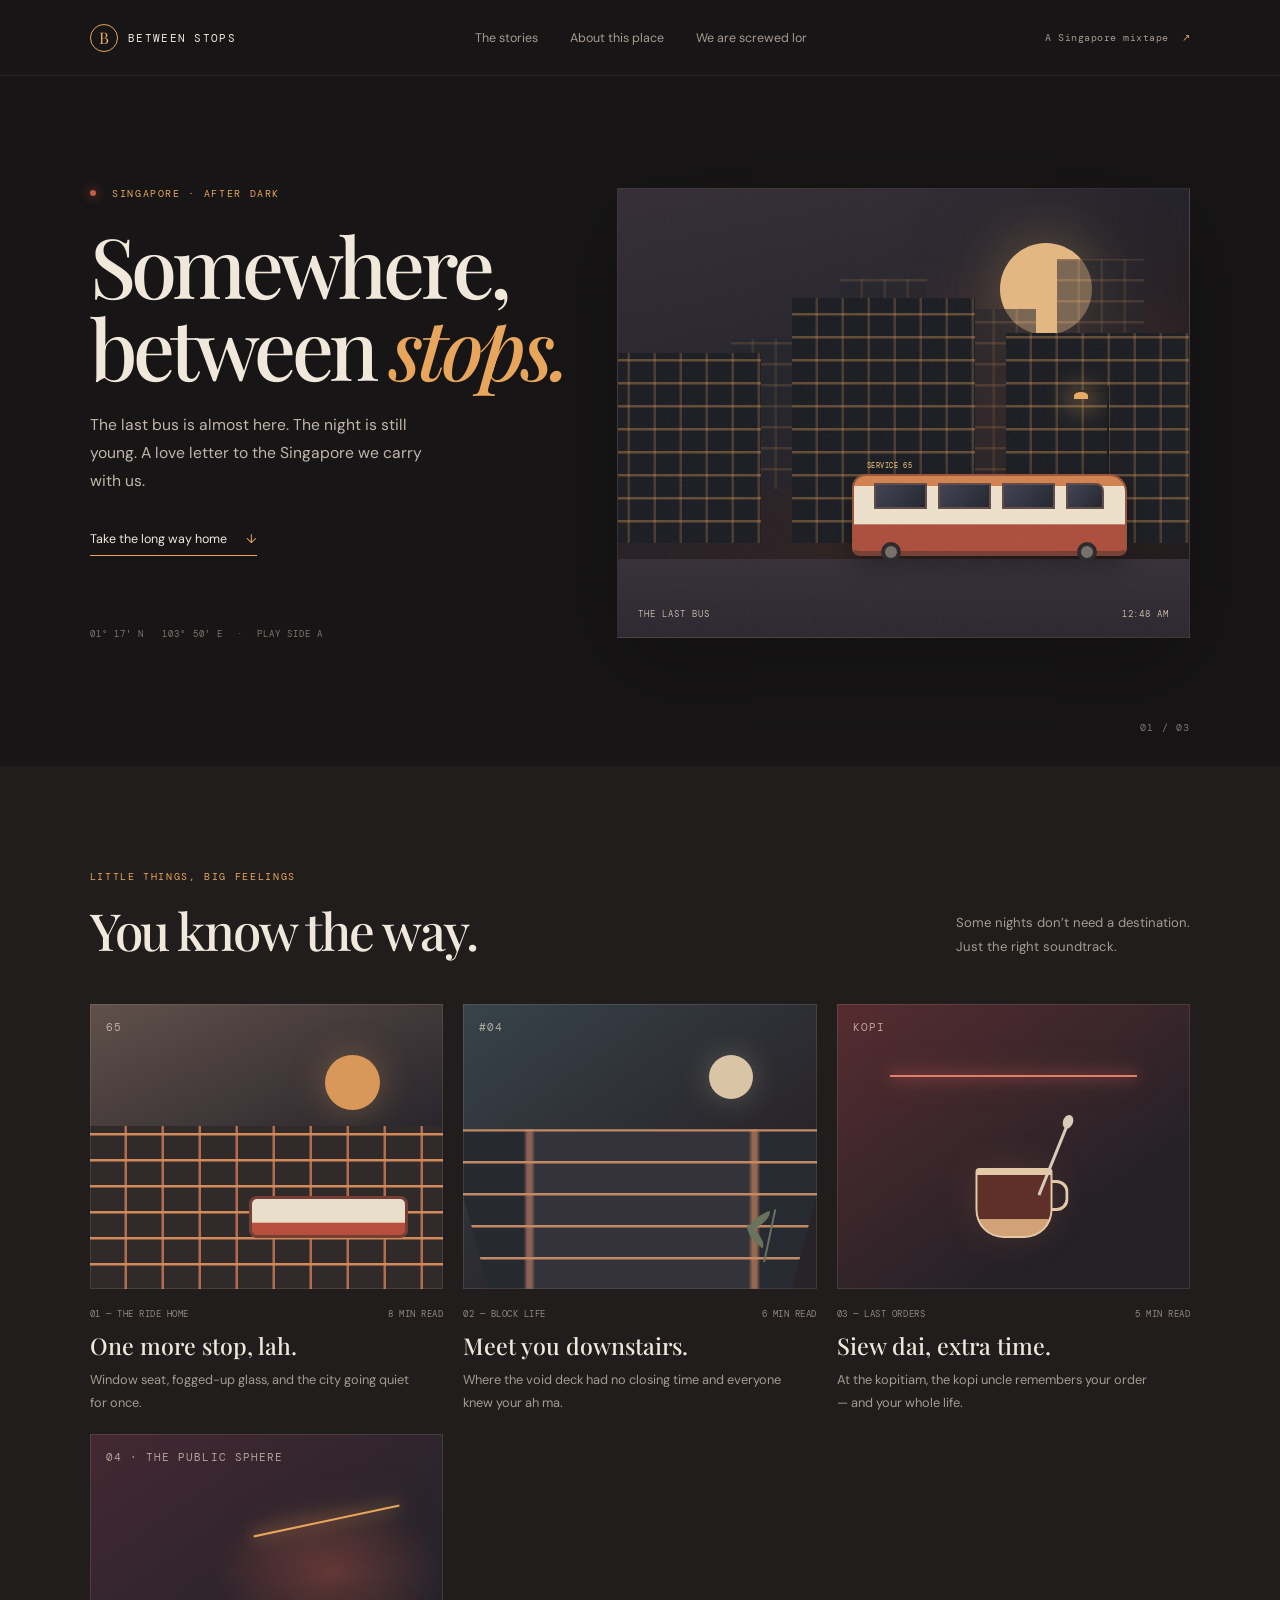
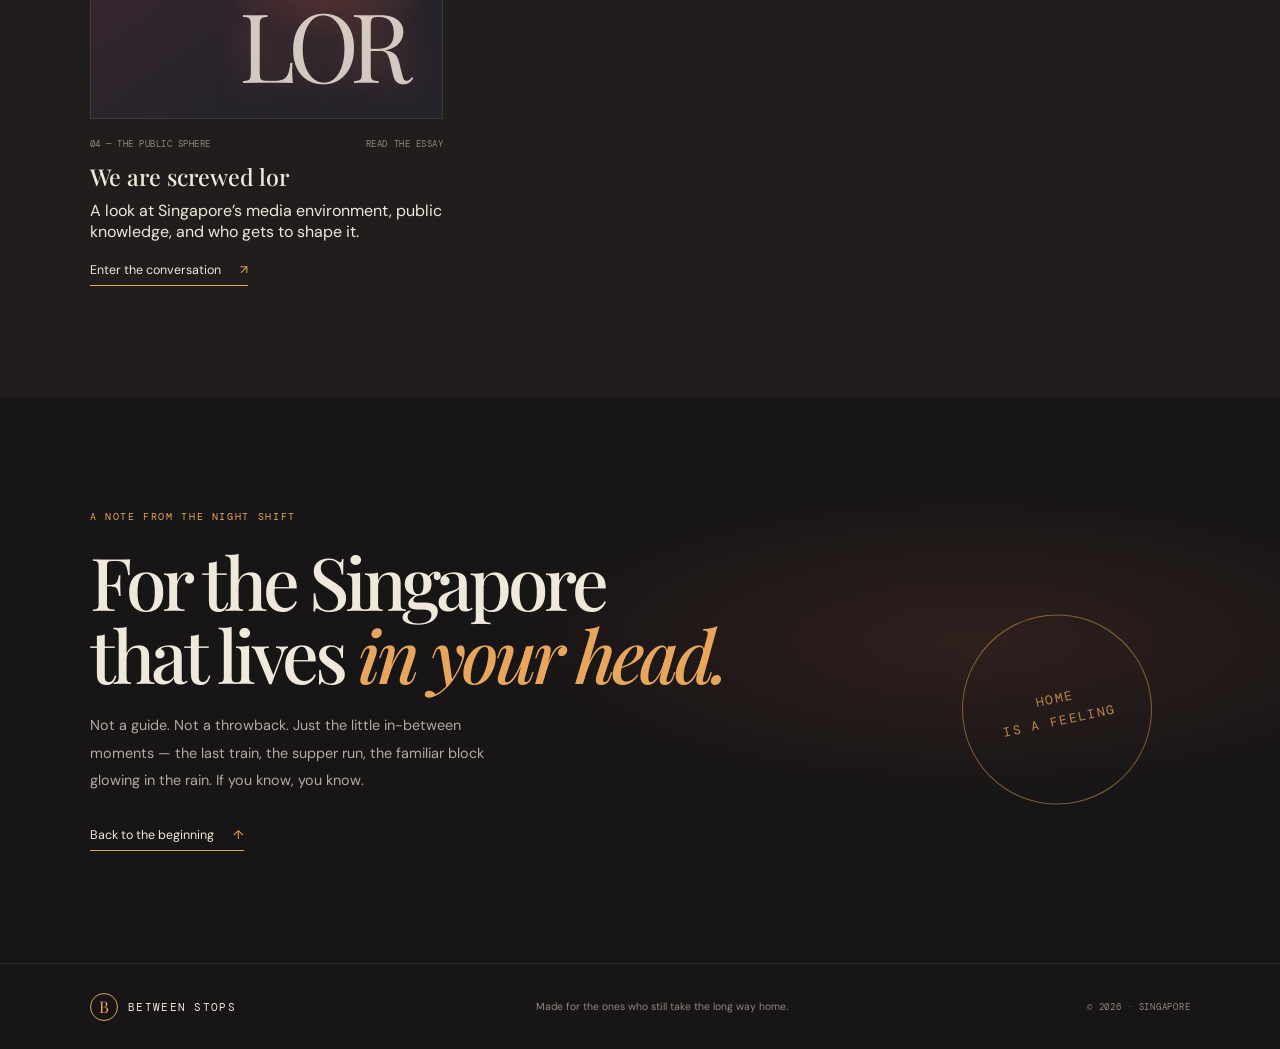
<file: index.html>
<!doctype html>
<html lang="en">
  <head>
    <meta charset="utf-8">
    <meta name="viewport" content="width=device-width, initial-scale=1">
    <meta name="theme-color" content="#171516">
    <meta
      name="description"
      content="A little love letter to the Singapore we grew up in — told in late buses, void decks and kopi-o."
    >
    <title>Between Stops — Singapore, after dark</title>
    <link rel="icon" href="favicon.svg" type="image/svg+xml">
    <link rel="stylesheet" href="style.css">
  </head>
  <body>
    <a class="skip-link" href="#main">Skip to content</a>
    <header class="site-header">
      <a class="wordmark" href="#" aria-label="Between Stops home">
        <span class="wordmark__icon" aria-hidden="true">B</span>
        <span>BETWEEN STOPS</span>
      </a>
      <nav class="site-nav" aria-label="Main navigation">
        <a href="#stories">The stories</a>
        <a href="#about">About this place</a>
        <a href="we-are-screwed-lor.html">We are screwed lor</a>
      </nav>
      <a class="header-note" href="#stories">A Singapore mixtape <span aria-hidden="true">↗</span></a>
    </header>

    <main id="main">
      <section class="hero" aria-labelledby="hero-title">
        <div class="hero__copy">
          <p class="eyebrow"><span class="eyebrow__dot"></span> SINGAPORE · AFTER DARK</p>
          <h1 id="hero-title">Somewhere,<br>between <em>stops.</em></h1>
          <p class="hero__intro">
            The last bus is almost here. The night is still young.
            A love letter to the Singapore we carry with us.
          </p>
          <a class="text-link" href="#stories">Take the long way home <span aria-hidden="true">↓</span></a>
          <p class="hero__caption">01° 17′ N &nbsp; 103° 50′ E <span>·</span> PLAY SIDE A</p>
        </div>

        <div class="night-scene" role="img" aria-label="A quiet Singapore street at night, with an old bus passing HDB blocks beneath a hazy moon">
          <div class="night-scene__grain"></div>
          <div class="moon"></div>
          <div class="skyline skyline--far">
            <span></span><span></span><span></span><span></span>
          </div>
          <div class="skyline skyline--near">
            <span></span><span></span><span></span>
          </div>
          <div class="streetlight"><i></i></div>
          <div class="road"></div>
          <div class="bus">
            <div class="bus__destination">SERVICE 65</div>
            <div class="bus__windows"><i></i><i></i><i></i><i></i></div>
            <div class="bus__wheels"><i></i><i></i></div>
          </div>
          <p class="scene-label"><span>THE LAST BUS</span><span>12:48 AM</span></p>
        </div>

        <div class="hero__index" aria-hidden="true">01 / 03</div>
      </section>

      <section class="stories" id="stories" aria-labelledby="stories-title">
        <div class="section-heading">
          <div>
            <p class="eyebrow">LITTLE THINGS, BIG FEELINGS</p>
            <h2 id="stories-title">You know the way.</h2>
          </div>
          <p>Some nights don’t need a destination.<br>Just the right soundtrack.</p>
        </div>
        <div class="story-grid">
          <article class="story-card story-card--bus">
            <div class="story-card__art" aria-hidden="true">
              <span class="art-sun"></span><span class="art-hdb"></span><span class="art-bus"></span>
              <span class="art-number">65</span>
            </div>
            <div class="story-card__meta"><span>01 — THE RIDE HOME</span><span>8 MIN READ</span></div>
            <h3>One more stop, lah.</h3>
            <p>Window seat, fogged-up glass, and the city going quiet for once.</p>
          </article>
          <article class="story-card story-card--void">
            <div class="story-card__art" aria-hidden="true">
              <span class="art-moon"></span><span class="art-corridor"></span><span class="art-plant"></span>
              <span class="art-number">#04</span>
            </div>
            <div class="story-card__meta"><span>02 — BLOCK LIFE</span><span>6 MIN READ</span></div>
            <h3>Meet you downstairs.</h3>
            <p>Where the void deck had no closing time and everyone knew your ah ma.</p>
          </article>
          <article class="story-card story-card--kopi">
            <div class="story-card__art" aria-hidden="true">
              <span class="art-neon"></span><span class="art-cup"></span><span class="art-spoon"></span>
              <span class="art-number">KOPI</span>
            </div>
            <div class="story-card__meta"><span>03 — LAST ORDERS</span><span>5 MIN READ</span></div>
            <h3>Siew dai, extra time.</h3>
            <p>At the kopitiam, the kopi uncle remembers your order — and your whole life.</p>
          </article>
          <article class="story-card story-card--essay">
            <a class="story-card__link" href="we-are-screwed-lor.html">
              <div class="story-card__art" aria-hidden="true">
                <span class="art-number">04 · THE PUBLIC SPHERE</span>
                <span class="essay-light"></span>
                <span class="essay-word">LOR</span>
              </div>
              <div class="story-card__meta"><span>04 — THE PUBLIC SPHERE</span><span>READ THE ESSAY</span></div>
              <h3>We are screwed lor</h3>
              <p>A look at Singapore’s media environment, public knowledge, and who gets to shape it.</p>
              <span class="text-link">Enter the conversation <span aria-hidden="true">↗</span></span>
            </a>
          </article>
        </div>
      </section>

      <section class="about" id="about" aria-labelledby="about-title">
        <p class="eyebrow">A NOTE FROM THE NIGHT SHIFT</p>
        <h2 id="about-title">For the Singapore<br>that lives <em>in your head.</em></h2>
        <p class="about__copy">
          Not a guide. Not a throwback. Just the little in-between moments —
          the last train, the supper run, the familiar block glowing in the rain.
          If you know, you know.
        </p>
        <a class="text-link" href="#main">Back to the beginning <span aria-hidden="true">↑</span></a>
        <span class="about__stamp" aria-hidden="true">HOME<br>IS A FEELING</span>
      </section>
    </main>

    <footer class="site-footer">
      <a class="wordmark" href="#" aria-label="Between Stops home">
        <span class="wordmark__icon" aria-hidden="true">B</span>
        <span>BETWEEN STOPS</span>
      </a>
      <p>Made for the ones who still take the long way home.</p>
      <span>© 2026 · SINGAPORE</span>
    </footer>
  </body>
</html>
</file>
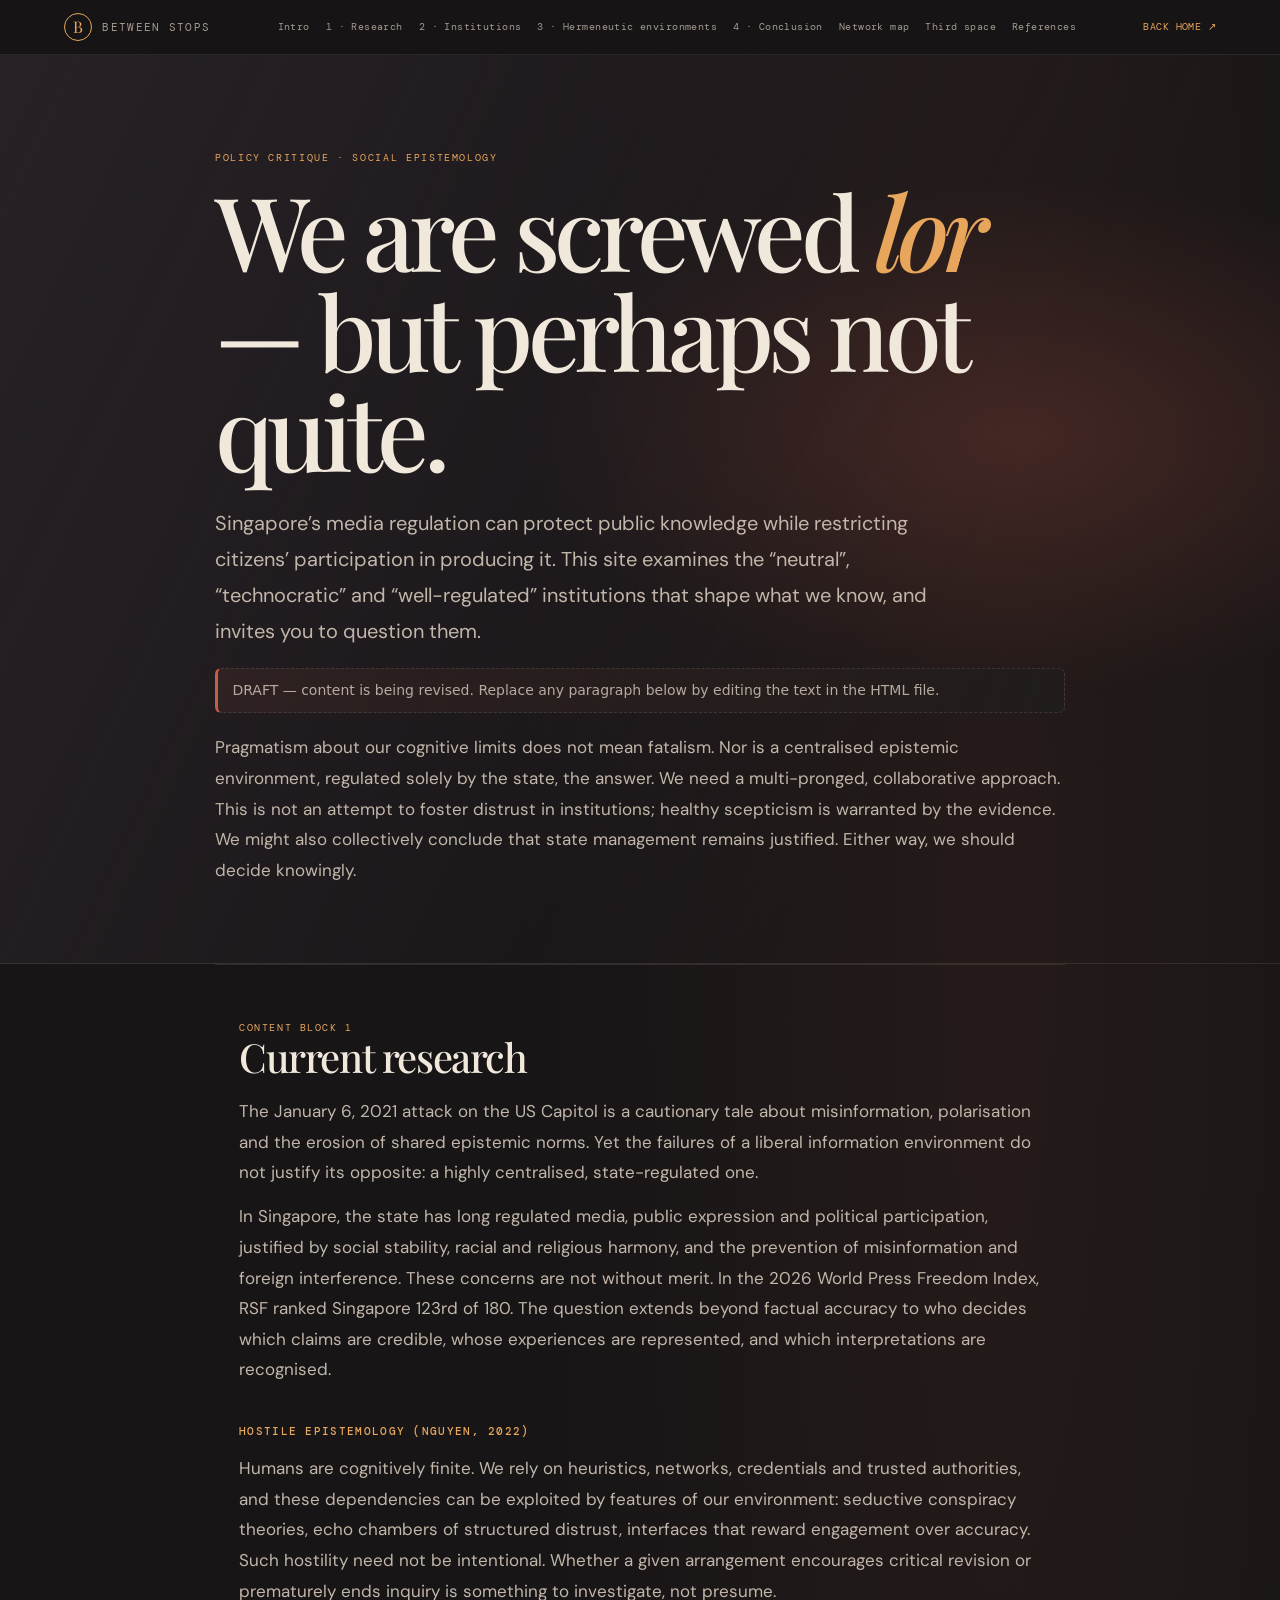
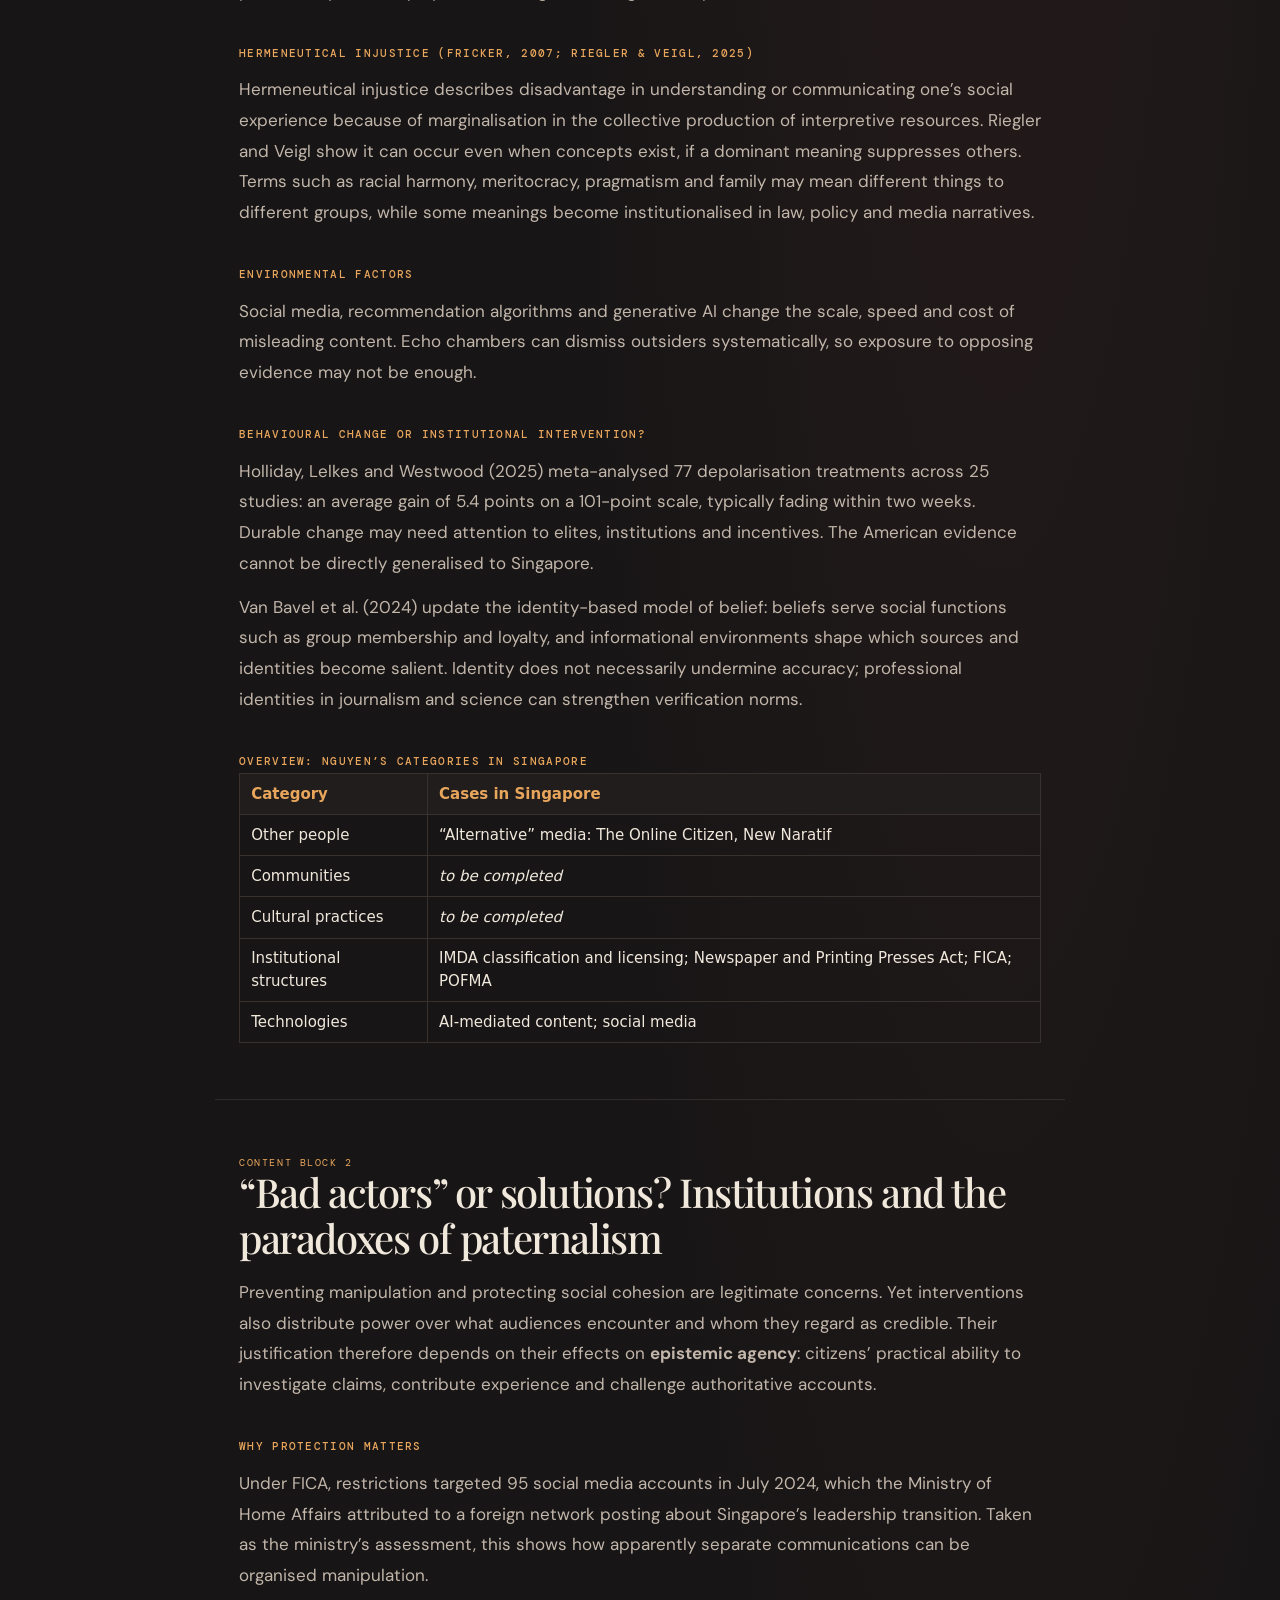
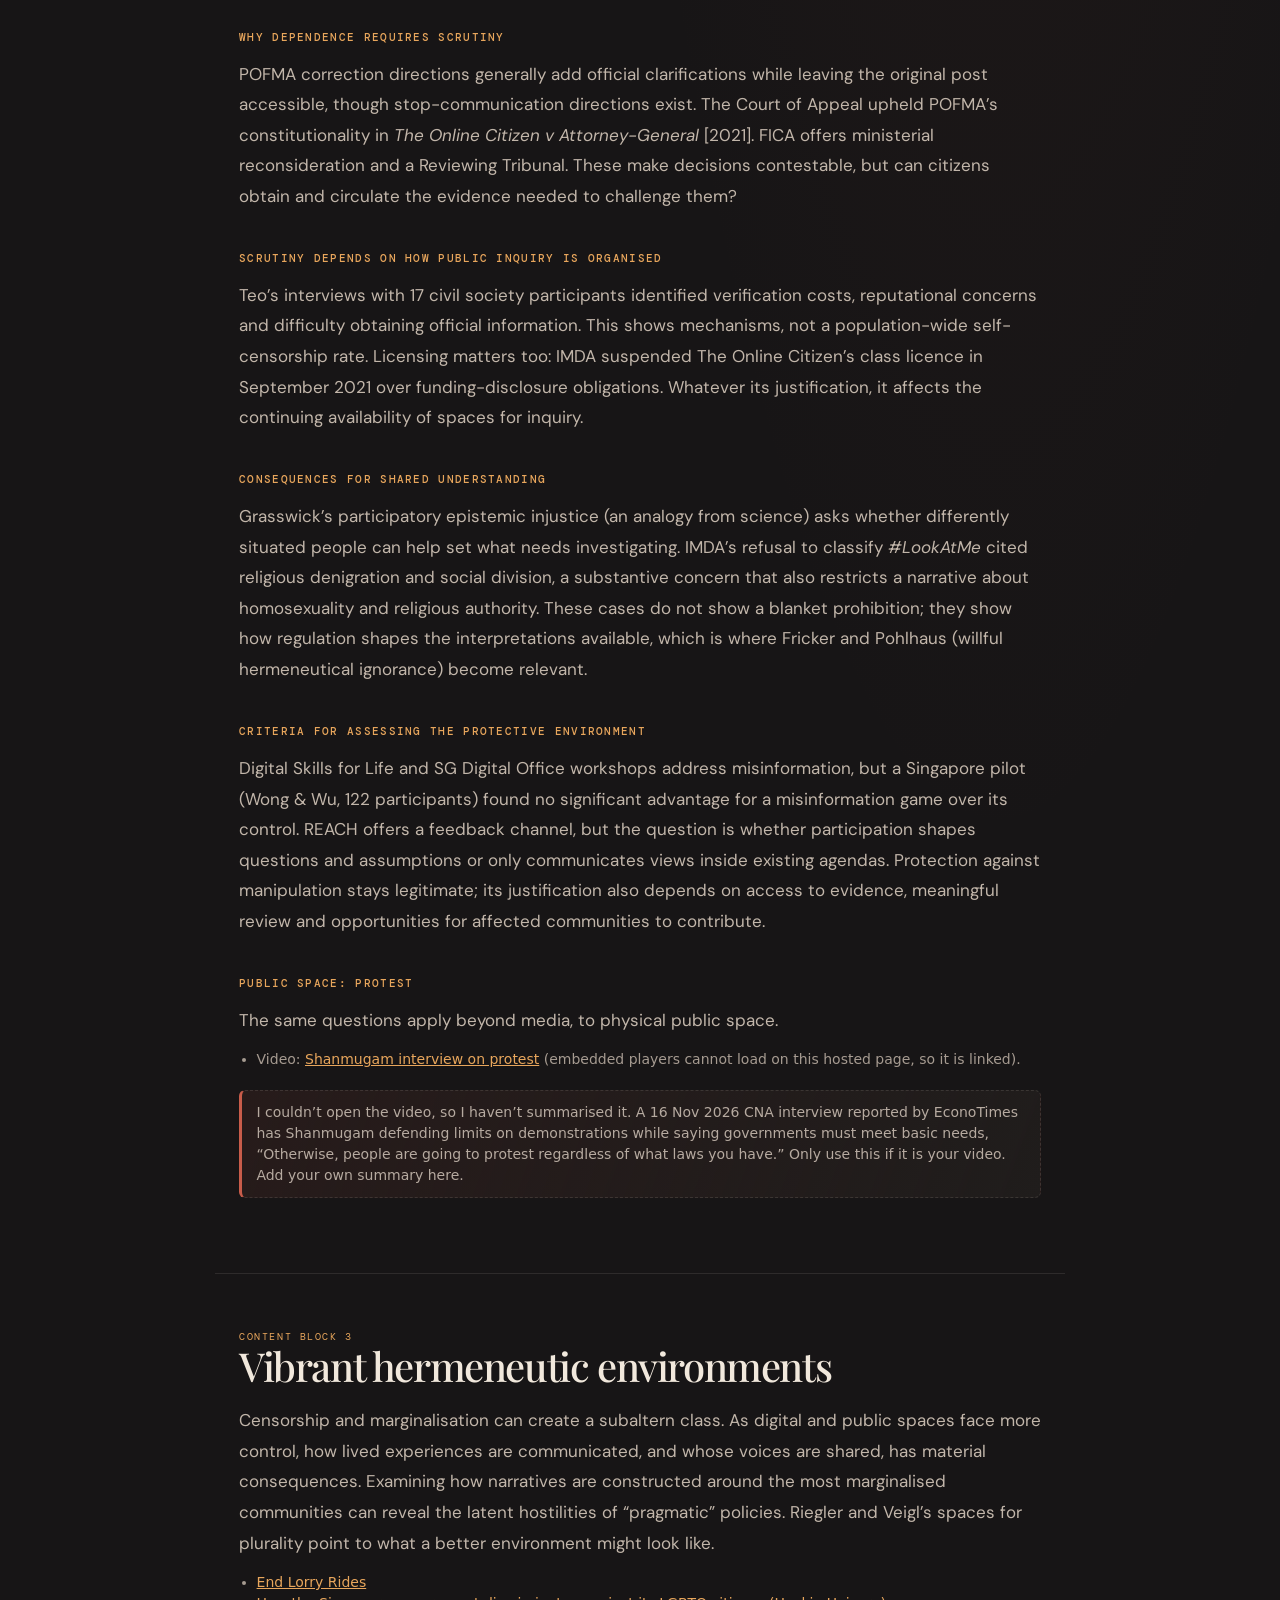
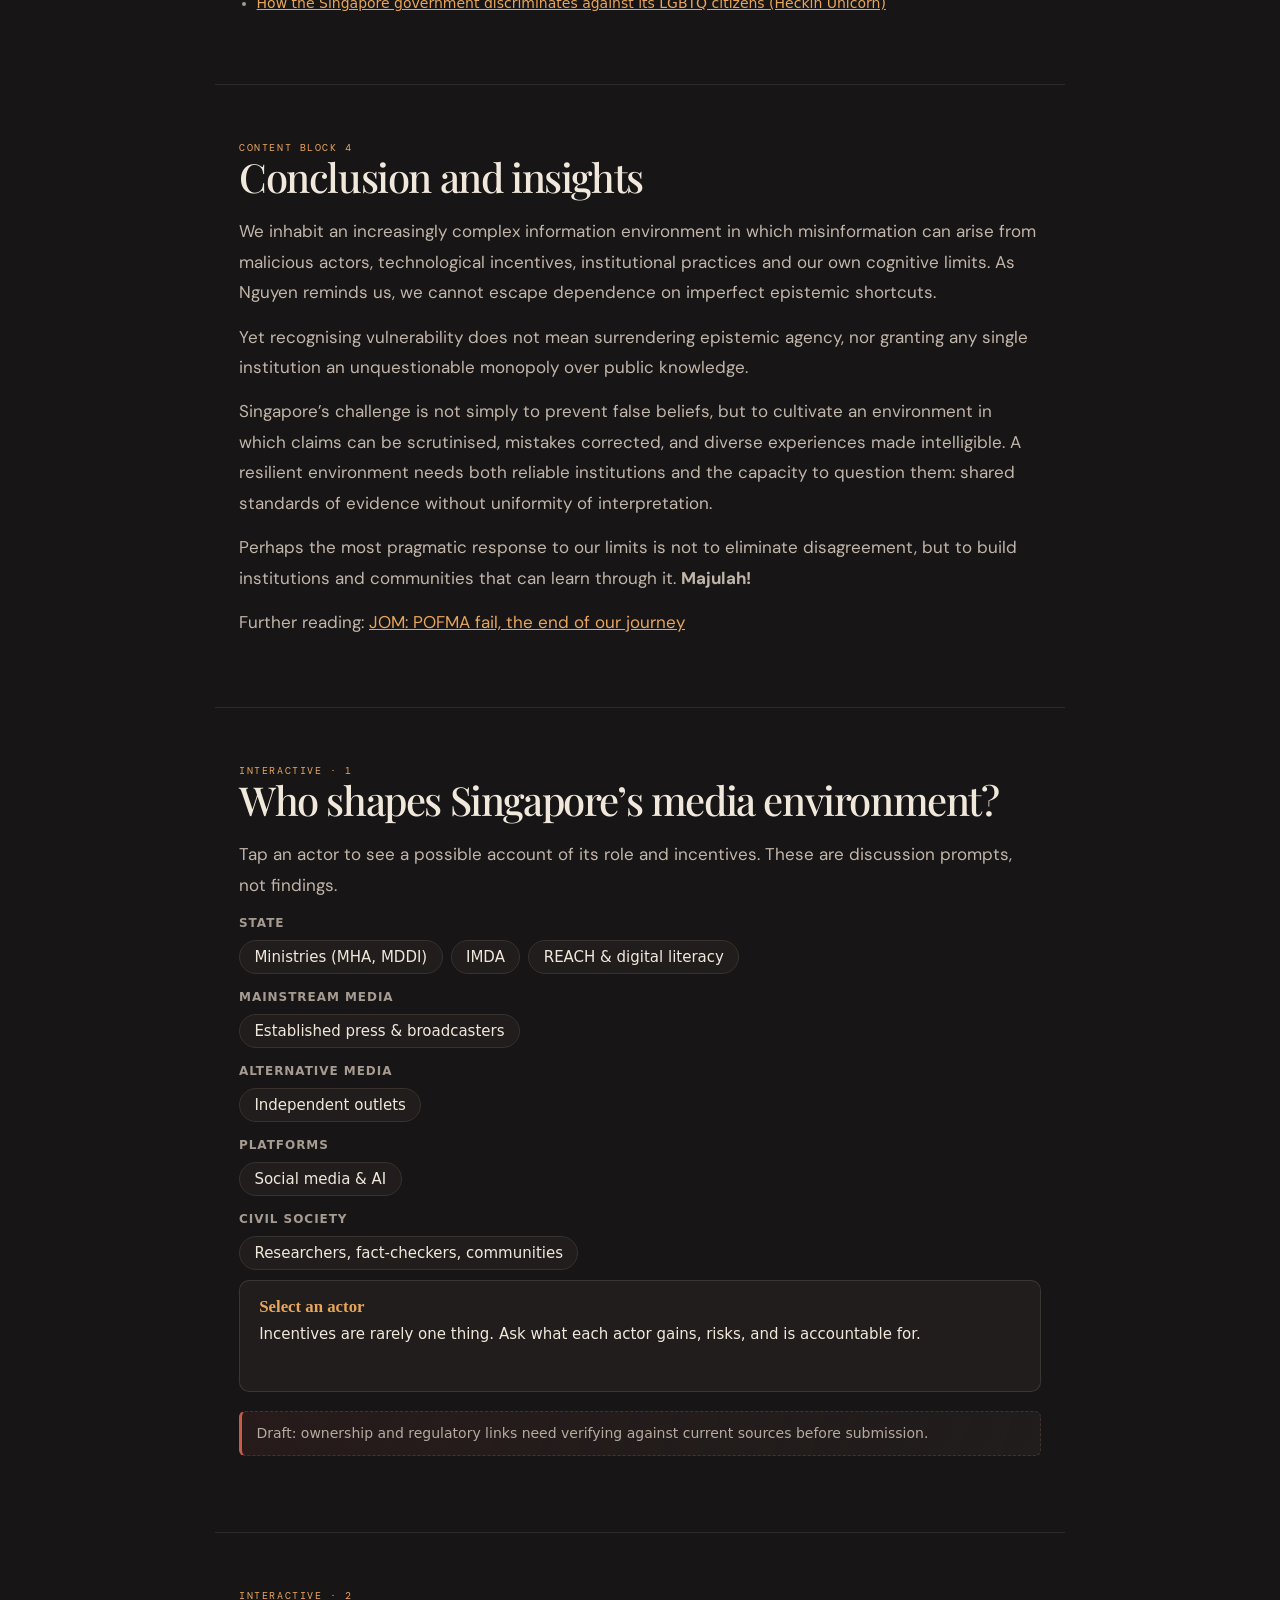
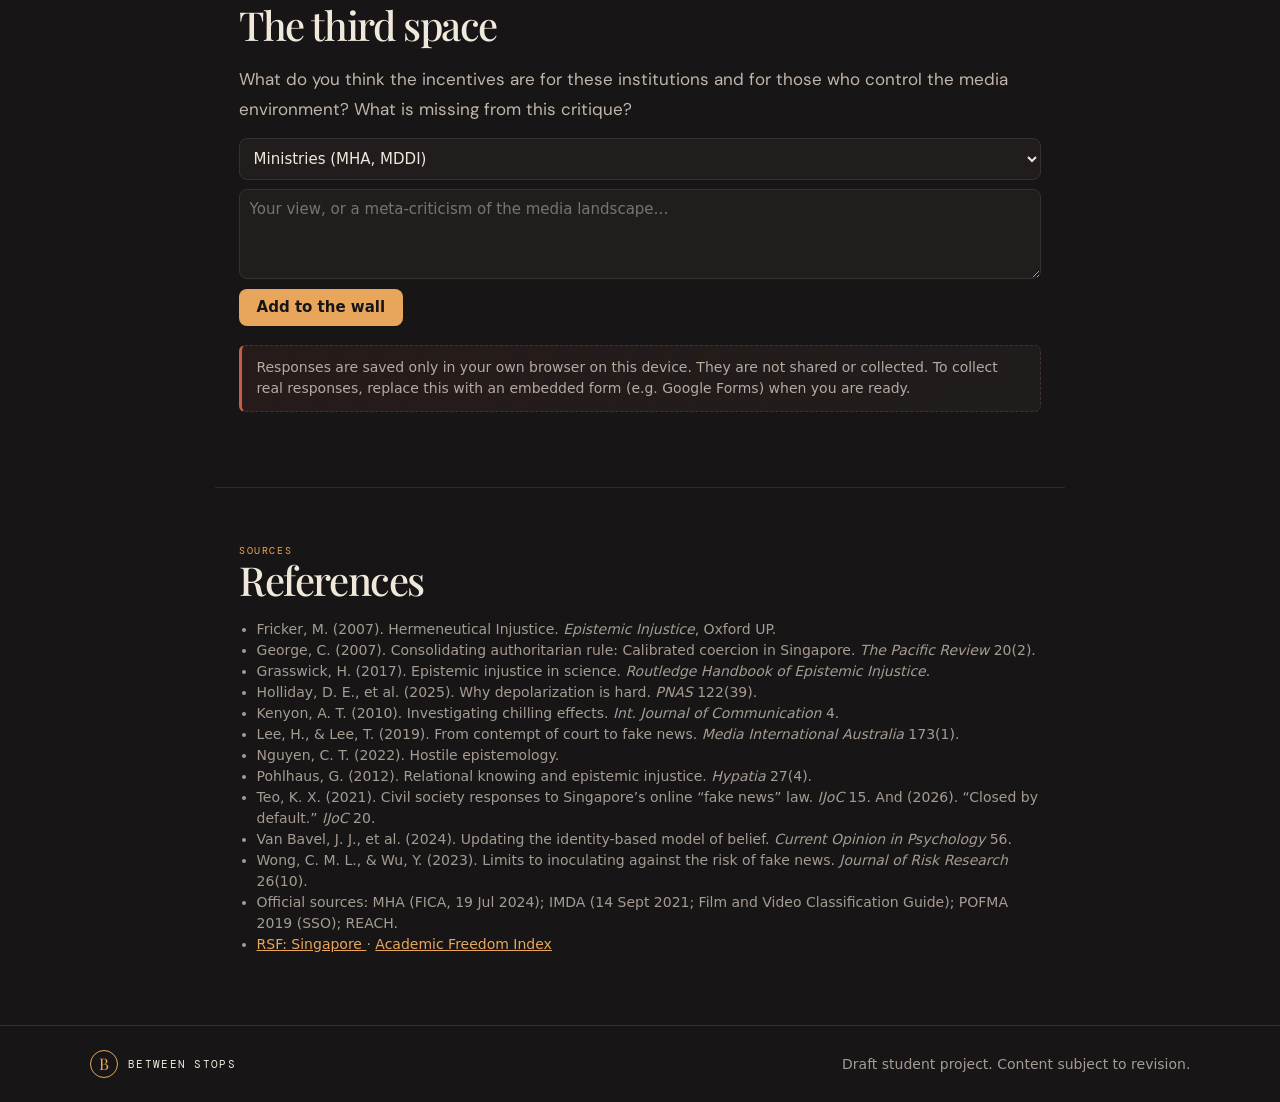
<file: we-are-screwed-lor.html>
<!doctype html>
<html lang="en">
  <head>
    <meta charset="utf-8">
    <meta name="viewport" content="width=device-width, initial-scale=1, viewport-fit=cover">
    <meta name="theme-color" content="#171516">
    <link rel="icon" href="favicon.svg" type="image/svg+xml">
    <link rel="stylesheet" href="style.css">
    <title>We Are Screwed Lor — Singapore’s Epistemic Environment</title>
    <style>
      :root {
        --bg: #faf8f4;
        --fg: #1d1d1f;
        --mute: #6b6b70;
        --card: #fff;
        --line: #e2ddd3;
        --acc: #c8102e;
        --acc2: #8a0b20;
        box-sizing: border-box;
        padding-top: env(safe-area-inset-top, 0px);
        padding-bottom: env(safe-area-inset-bottom, 0px);
      }

      @media (prefers-color-scheme: dark) {
        :root:not([data-theme="light"]) {
          --bg: #17161a;
          --fg: #ecebe8;
          --mute: #a09fa6;
          --card: #222126;
          --line: #38363d;
          --acc: #ff5a6e;
          --acc2: #ff8f9c;
        }
      }

      :root[data-theme="dark"] {
        --bg: #17161a;
        --fg: #ecebe8;
        --mute: #a09fa6;
        --card: #222126;
        --line: #38363d;
        --acc: #ff5a6e;
        --acc2: #ff8f9c;
      }

      html {
        scroll-behavior: smooth;
        scroll-padding-top: env(safe-area-inset-top, 0px);
      }

      * {
        box-sizing: border-box;
      }

      body {
        margin: 0;
        background: var(--bg);
        color: var(--fg);
        font: 18px/1.7 Georgia, "Times New Roman", serif;
      }

      nav {
        position: sticky;
        top: env(safe-area-inset-top, 0px);
        display: flex;
        gap: 1rem;
        overflow-x: auto;
        padding: 0.6rem 1rem;
        background: var(--bg);
        border-bottom: 1px solid var(--line);
        font: 14px system-ui, sans-serif;
        z-index: 5;
      }

      nav a {
        color: var(--mute);
        text-decoration: none;
        white-space: nowrap;
      }

      nav a:hover {
        color: var(--acc);
      }

      body::before {
        content: "";
        position: fixed;
        inset: 0 0 auto;
        height: env(safe-area-inset-top, 0px);
        background: var(--bg);
        z-index: 10;
      }

      header {
        max-width: 760px;
        margin: auto;
        padding: 4rem 1.25rem 2rem;
      }

      h1 {
        margin: 0.2em 0;
        font-size: clamp(2rem, 6vw, 3.2rem);
        line-height: 1.1;
      }

      h1 em {
        color: var(--acc);
      }

      h2 {
        margin: 0 0 0.3em;
        font-size: 1.7rem;
        line-height: 1.2;
      }

      h3 {
        margin: 1.8em 0 0.4em;
        color: var(--acc);
        font: 600 1rem system-ui, sans-serif;
        letter-spacing: 0.06em;
        text-transform: uppercase;
      }

      .tag {
        color: var(--acc);
        font: 600 12px system-ui, sans-serif;
        letter-spacing: 0.1em;
        text-transform: uppercase;
      }

      section {
        max-width: 760px;
        margin: auto;
        padding: 3rem 1.25rem;
        border-top: 1px solid var(--line);
      }

      p {
        margin: 0.8em 0;
      }

      .lede {
        color: var(--mute);
        font-size: 1.2rem;
      }

      .note {
        margin: 1.2rem 0;
        padding: 0.7rem 0.9rem;
        background: var(--card);
        border: 1px dashed var(--line);
        border-left: 3px solid var(--acc);
        border-radius: 6px;
        color: var(--mute);
        font: 14px/1.5 system-ui, sans-serif;
      }

      .wrap {
        overflow-x: auto;
      }

      table {
        width: 100%;
        min-width: 480px;
        border-collapse: collapse;
        font: 15px/1.5 system-ui, sans-serif;
      }

      th,
      td {
        padding: 0.55rem 0.7rem;
        border: 1px solid var(--line);
        text-align: left;
        vertical-align: top;
      }

      th {
        background: var(--card);
      }

      ul.src {
        padding-left: 1.1rem;
        color: var(--mute);
        font: 14px/1.5 system-ui, sans-serif;
      }

      a {
        color: var(--acc2);
      }

      /* interactive */
      .btns {
        display: flex;
        flex-wrap: wrap;
        gap: 0.5rem;
        margin: 0.6rem 0;
      }

      button,
      select,
      textarea {
        color: var(--fg);
        font: 15px system-ui, sans-serif;
      }

      .node {
        padding: 0.45rem 0.9rem;
        background: var(--card);
        border: 1px solid var(--line);
        border-radius: 999px;
        cursor: pointer;
      }

      .node[aria-pressed="true"] {
        background: var(--acc);
        border-color: var(--acc);
        color: #fff;
      }

      .layer {
        margin-top: 1rem;
        color: var(--mute);
        font: 600 12px system-ui, sans-serif;
        letter-spacing: 0.08em;
        text-transform: uppercase;
      }

      #detail {
        min-height: 7rem;
        padding: 1rem 1.2rem;
        background: var(--card);
        border: 1px solid var(--line);
        border-radius: 10px;
        font: 15px/1.6 system-ui, sans-serif;
      }

      #detail h4 {
        margin: 0 0 0.3rem;
        font: 600 1.05rem Georgia, serif;
      }

      form {
        display: grid;
        gap: 0.6rem;
      }

      select,
      textarea {
        width: 100%;
        padding: 0.6rem;
        background: var(--card);
        border: 1px solid var(--line);
        border-radius: 8px;
      }

      textarea {
        min-height: 90px;
        resize: vertical;
      }

      .go {
        justify-self: start;
        padding: 0.6rem 1.1rem;
        background: var(--acc);
        border: 0;
        border-radius: 8px;
        color: #fff;
        cursor: pointer;
      }

      .entry {
        margin: 0.6rem 0;
        padding: 0.7rem 0.9rem;
        background: var(--card);
        border: 1px solid var(--line);
        border-radius: 8px;
        font: 15px/1.5 system-ui, sans-serif;
      }

      .entry small {
        display: block;
        color: var(--mute);
      }

      footer {
        max-width: 760px;
        margin: auto;
        padding: 2rem 1.25rem 4rem;
        border-top: 1px solid var(--line);
        color: var(--mute);
        font: 14px system-ui, sans-serif;
      }

      :root {
        color-scheme: dark;
        --bg: #171516;
        --fg: #f1e8dc;
        --mute: #a69b91;
        --card: #201d1c;
        --line: #38312d;
        --acc: #e8a65c;
        --acc2: #e8a65c;
      }

      html {
        scroll-padding-top: 4.5rem;
      }

      body {
        background:
          radial-gradient(ellipse at 78% 12%, rgb(133 68 52 / 12%), transparent 34%),
          var(--paper);
        color: var(--ink);
        font: 17px/1.8 var(--sans);
      }

      .page-nav {
        top: 0;
        align-items: center;
        justify-content: space-between;
        gap: 1.25rem;
        padding: 0.8rem 5vw;
        background: rgb(23 21 22 / 94%);
        border-bottom: 1px solid rgb(241 232 220 / 9%);
        backdrop-filter: blur(14px);
      }

      .page-nav .wordmark {
        flex: 0 0 auto;
      }

      .page-nav__links {
        display: flex;
        flex: 1;
        justify-content: center;
        gap: 1rem;
        overflow-x: auto;
      }

      .page-nav a:not(.wordmark) {
        color: var(--muted);
        font: 0.65rem var(--mono);
        letter-spacing: 0.04em;
        transition: color 180ms ease;
      }

      .page-nav a:hover {
        color: var(--amber);
      }

      .page-nav__home {
        flex: 0 0 auto;
        color: var(--amber) !important;
        text-decoration: none;
      }

      .article-hero {
        position: relative;
        max-width: none;
        overflow: hidden;
        padding: 6rem max(7vw, calc((100vw - 850px) / 2)) 4rem;
        background:
          radial-gradient(ellipse at 80% 42%, rgb(200 92 74 / 20%), transparent 34%),
          linear-gradient(115deg, rgb(45 37 43 / 76%), transparent 72%);
        border-bottom: 1px solid rgb(241 232 220 / 9%);
      }

      .article-hero > * {
        max-width: 850px;
      }

      .article-hero .tag {
        color: var(--amber);
        font: 0.64rem var(--mono);
        letter-spacing: 0.16em;
      }

      .article-hero h1 {
        margin: 1rem 0 1.5rem;
        font: 500 clamp(3.2rem, 8vw, 6.5rem) / 0.98 var(--serif);
        letter-spacing: -0.055em;
      }

      .article-hero h1 em {
        color: var(--amber);
      }

      .article-hero .lede {
        max-width: 720px;
        color: #c2b6aa;
        font-size: clamp(1.05rem, 2vw, 1.25rem);
      }

      section {
        max-width: 850px;
        padding: 3.5rem 1.5rem;
        border-color: rgb(241 232 220 / 10%);
        scroll-margin-top: 4rem;
      }

      h2 {
        margin-bottom: 1rem;
        font: 500 clamp(1.8rem, 4vw, 2.5rem) / 1.15 var(--serif);
        letter-spacing: -0.035em;
      }

      h3 {
        margin-top: 2.4rem;
        color: var(--amber);
        font: 500 0.68rem/1.5 var(--mono);
        letter-spacing: 0.12em;
      }

      p {
        color: #c2b6aa;
      }

      .tag {
        color: var(--amber);
        font: 0.62rem var(--mono);
        letter-spacing: 0.16em;
      }

      .note {
        background: linear-gradient(110deg, rgb(200 92 74 / 9%), var(--panel));
        border-color: rgb(241 232 220 / 12%);
        border-left-color: var(--red);
        color: #b6aaa0;
      }

      th {
        color: var(--amber);
      }

      a {
        color: var(--amber);
      }

      .node {
        color: var(--ink);
        transition: border-color 180ms ease, background 180ms ease;
      }

      .node:hover {
        border-color: var(--amber);
      }

      .node[aria-pressed="true"] {
        color: var(--paper);
      }

      #detail,
      .entry {
        background: var(--panel);
        border-color: rgb(241 232 220 / 12%);
      }

      #detail h4 {
        color: var(--amber);
      }

      .go {
        color: var(--paper);
        font-weight: 600;
      }

      footer.page-footer {
        display: flex;
        align-items: center;
        justify-content: space-between;
        gap: 1rem;
        max-width: none;
        padding: 1.5rem 7vw;
        color: var(--muted);
      }

      footer.page-footer .wordmark {
        color: var(--ink);
        text-decoration: none;
      }

      @media (max-width: 760px) {
        .page-nav {
          gap: 0.8rem;
        }

        .page-nav__links {
          justify-content: flex-start;
        }

        .page-nav__home {
          display: none;
        }

        .article-hero {
          padding: 5rem 1.25rem 3rem;
        }
      }

      @media (max-width: 560px) {
        .page-nav {
          padding-right: 5vw;
          padding-left: 5vw;
        }

        .page-nav__links {
          gap: 0.8rem;
        }

        .page-nav__links a {
          font-size: 0.58rem !important;
        }

        section {
          padding: 2.75rem 1.25rem;
        }

        footer.page-footer {
          align-items: flex-start;
          flex-direction: column;
          padding: 1.5rem 5vw;
        }
      }
    </style>
  </head>
  <body>
    <a class="skip-link" href="#main">Skip to content</a>
    <nav class="page-nav" aria-label="Page navigation">
      <a class="wordmark" href="index.html" aria-label="Between Stops home">
        <span class="wordmark__icon" aria-hidden="true">B</span>
        <span>BETWEEN STOPS</span>
      </a>
      <div class="page-nav__links">
        <a href="#top">Intro</a>
        <a href="#b1">1 · Research</a>
        <a href="#b2">2 · Institutions</a>
        <a href="#b3">3 · Hermeneutic environments</a>
        <a href="#b4">4 · Conclusion</a>
        <a href="#map">Network map</a>
        <a href="#forum">Third space</a>
        <a href="#refs">References</a>
      </div>
      <a class="page-nav__home" href="index.html">BACK HOME ↗</a>
    </nav>

    <main id="main">
      <header id="top" class="article-hero">
      <div class="tag">Policy critique · Social epistemology</div>
      <h1>We are screwed <em>lor</em> — but perhaps not quite.</h1>
      <p class="lede">
        Singapore’s media regulation can protect public knowledge while
        restricting citizens’ participation in producing it. This site examines
        the “neutral”, “technocratic” and “well-regulated” institutions that
        shape what we know, and invites you to question them.
      </p>
      <div class="note">
        DRAFT — content is being revised. Replace any paragraph below by editing
        the text in the HTML file.
      </div>
      <p>
        Pragmatism about our cognitive limits does not mean fatalism. Nor is a
        centralised epistemic environment, regulated solely by the state, the
        answer. We need a multi-pronged, collaborative approach. This is not an
        attempt to foster distrust in institutions; healthy scepticism is
        warranted by the evidence. We might also collectively conclude that
        state management remains justified. Either way, we should decide
        knowingly.
      </p>
      </header>

    <section id="b1">
      <div class="tag">Content block 1</div>
      <h2>Current research</h2>
      <p>
        The January 6, 2021 attack on the US Capitol is a cautionary tale about
        misinformation, polarisation and the erosion of shared epistemic norms.
        Yet the failures of a liberal information environment do not justify its
        opposite: a highly centralised, state-regulated one.
      </p>
      <p>
        In Singapore, the state has long regulated media, public expression and
        political participation, justified by social stability, racial and
        religious harmony, and the prevention of misinformation and foreign
        interference. These concerns are not without merit. In the 2026 World
        Press Freedom Index, RSF ranked Singapore 123rd of 180. The question
        extends beyond factual accuracy to who decides which claims are
        credible, whose experiences are represented, and which interpretations
        are recognised.
      </p>

      <h3>Hostile epistemology (Nguyen, 2022)</h3>
      <p>
        Humans are cognitively finite. We rely on heuristics, networks,
        credentials and trusted authorities, and these dependencies can be
        exploited by features of our environment: seductive conspiracy
        theories, echo chambers of structured distrust, interfaces that reward
        engagement over accuracy. Such hostility need not be intentional.
        Whether a given arrangement encourages critical revision or prematurely
        ends inquiry is something to investigate, not presume.
      </p>

      <h3>Hermeneutical injustice (Fricker, 2007; Riegler &amp; Veigl, 2025)</h3>
      <p>
        Hermeneutical injustice describes disadvantage in understanding or
        communicating one’s social experience because of marginalisation in the
        collective production of interpretive resources. Riegler and Veigl show
        it can occur even when concepts exist, if a dominant meaning suppresses
        others. Terms such as racial harmony, meritocracy, pragmatism and family
        may mean different things to different groups, while some meanings
        become institutionalised in law, policy and media narratives.
      </p>

      <h3>Environmental factors</h3>
      <p>
        Social media, recommendation algorithms and generative AI change the
        scale, speed and cost of misleading content. Echo chambers can dismiss
        outsiders systematically, so exposure to opposing evidence may not be
        enough.
      </p>

      <h3>Behavioural change or institutional intervention?</h3>
      <p>
        Holliday, Lelkes and Westwood (2025) meta-analysed 77 depolarisation
        treatments across 25 studies: an average gain of 5.4 points on a
        101-point scale, typically fading within two weeks. Durable change may
        need attention to elites, institutions and incentives. The American
        evidence cannot be directly generalised to Singapore.
      </p>
      <p>
        Van Bavel et al. (2024) update the identity-based model of belief:
        beliefs serve social functions such as group membership and loyalty, and
        informational environments shape which sources and identities become
        salient. Identity does not necessarily undermine accuracy; professional
        identities in journalism and science can strengthen verification norms.
      </p>

      <h3>Overview: Nguyen’s categories in Singapore</h3>
      <div class="wrap">
        <table>
          <tr>
            <th>Category</th>
            <th>Cases in Singapore</th>
          </tr>
          <tr>
            <td>Other people</td>
            <td>“Alternative” media: The Online Citizen, New Naratif</td>
          </tr>
          <tr>
            <td>Communities</td>
            <td><em>to be completed</em></td>
          </tr>
          <tr>
            <td>Cultural practices</td>
            <td><em>to be completed</em></td>
          </tr>
          <tr>
            <td>Institutional structures</td>
            <td>
              IMDA classification and licensing; Newspaper and Printing Presses
              Act; FICA; POFMA
            </td>
          </tr>
          <tr>
            <td>Technologies</td>
            <td>AI-mediated content; social media</td>
          </tr>
        </table>
      </div>
    </section>

    <section id="b2">
      <div class="tag">Content block 2</div>
      <h2>
        “Bad actors” or solutions? Institutions and the paradoxes of paternalism
      </h2>
      <p>
        Preventing manipulation and protecting social cohesion are legitimate
        concerns. Yet interventions also distribute power over what audiences
        encounter and whom they regard as credible. Their justification
        therefore depends on their effects on <strong>epistemic agency</strong>:
        citizens’ practical ability to investigate claims, contribute experience
        and challenge authoritative accounts.
      </p>

      <h3>Why protection matters</h3>
      <p>
        Under FICA, restrictions targeted 95 social media accounts in July 2024,
        which the Ministry of Home Affairs attributed to a foreign network
        posting about Singapore’s leadership transition. Taken as the ministry’s
        assessment, this shows how apparently separate communications can be
        organised manipulation.
      </p>

      <h3>Why dependence requires scrutiny</h3>
      <p>
        POFMA correction directions generally add official clarifications while
        leaving the original post accessible, though stop-communication
        directions exist. The Court of Appeal upheld POFMA’s constitutionality
        in <em>The Online Citizen v Attorney-General</em> [2021]. FICA offers
        ministerial reconsideration and a Reviewing Tribunal. These make
        decisions contestable, but can citizens obtain and circulate the
        evidence needed to challenge them?
      </p>

      <h3>Scrutiny depends on how public inquiry is organised</h3>
      <p>
        Teo’s interviews with 17 civil society participants identified
        verification costs, reputational concerns and difficulty obtaining
        official information. This shows mechanisms, not a population-wide
        self-censorship rate. Licensing matters too: IMDA suspended The Online
        Citizen’s class licence in September 2021 over funding-disclosure
        obligations. Whatever its justification, it affects the continuing
        availability of spaces for inquiry.
      </p>

      <h3>Consequences for shared understanding</h3>
      <p>
        Grasswick’s participatory epistemic injustice (an analogy from science)
        asks whether differently situated people can help set what needs
        investigating. IMDA’s refusal to classify <em>#LookAtMe</em> cited
        religious denigration and social division, a substantive concern that
        also restricts a narrative about homosexuality and religious authority.
        These cases do not show a blanket prohibition; they show how regulation
        shapes the interpretations available, which is where Fricker and
        Pohlhaus (willful hermeneutical ignorance) become relevant.
      </p>

      <h3>Criteria for assessing the protective environment</h3>
      <p>
        Digital Skills for Life and SG Digital Office workshops address
        misinformation, but a Singapore pilot (Wong &amp; Wu, 122 participants)
        found no significant advantage for a misinformation game over its
        control. REACH offers a feedback channel, but the question is whether
        participation shapes questions and assumptions or only communicates
        views inside existing agendas. Protection against manipulation stays
        legitimate; its justification also depends on access to evidence,
        meaningful review and opportunities for affected communities to
        contribute.
      </p>

      <h3>Public space: protest</h3>
      <p>The same questions apply beyond media, to physical public space.</p>
      <ul class="src">
        <li>
          Video:
          <a
            href="https://youtu.be/OO8Z6RPK0m8?si=cktNODG3npCuOrDd"
            target="_blank"
            rel="noopener"
          >Shanmugam interview on protest</a>
          (embedded players cannot load on this hosted page, so it is linked).
        </li>
      </ul>
      <div class="note">
        I couldn’t open the video, so I haven’t summarised it. A 16 Nov 2026 CNA
        interview reported by EconoTimes has Shanmugam defending limits on
        demonstrations while saying governments must meet basic needs,
        “Otherwise, people are going to protest regardless of what laws you
        have.” Only use this if it is your video. Add your own summary here.
      </div>
    </section>

    <section id="b3">
      <div class="tag">Content block 3</div>
      <h2>Vibrant hermeneutic environments</h2>
      <p>
        Censorship and marginalisation can create a subaltern class. As digital
        and public spaces face more control, how lived experiences are
        communicated, and whose voices are shared, has material consequences.
        Examining how narratives are constructed around the most marginalised
        communities can reveal the latent hostilities of “pragmatic” policies.
        Riegler and Veigl’s spaces for plurality point to what a better
        environment might look like.
      </p>
      <ul class="src">
        <li>
          <a href="https://endlorryrides.com/" target="_blank" rel="noopener">
            End Lorry Rides
          </a>
        </li>
        <li>
          <a
            href="https://heckinunicorn.com/blogs/heckin-unicorn-blog/how-the-singapore-government-discriminates-against-its-lgbtq-citizens"
            target="_blank"
            rel="noopener"
          >
            How the Singapore government discriminates against its LGBTQ
            citizens (Heckin Unicorn)
          </a>
        </li>
      </ul>
    </section>

    <section id="b4">
      <div class="tag">Content block 4</div>
      <h2>Conclusion and insights</h2>
      <p>
        We inhabit an increasingly complex information environment in which
        misinformation can arise from malicious actors, technological
        incentives, institutional practices and our own cognitive limits. As
        Nguyen reminds us, we cannot escape dependence on imperfect epistemic
        shortcuts.
      </p>
      <p>
        Yet recognising vulnerability does not mean surrendering epistemic
        agency, nor granting any single institution an unquestionable monopoly
        over public knowledge.
      </p>
      <p>
        Singapore’s challenge is not simply to prevent false beliefs, but to
        cultivate an environment in which claims can be scrutinised, mistakes
        corrected, and diverse experiences made intelligible. A resilient
        environment needs both reliable institutions and the capacity to
        question them: shared standards of evidence without uniformity of
        interpretation.
      </p>
      <p>
        Perhaps the most pragmatic response to our limits is not to eliminate
        disagreement, but to build institutions and communities that can learn
        through it. <strong>Majulah!</strong>
      </p>
      <p>
        Further reading:
        <a
          href="https://www.jom.media/pofma-fail-the-end-of-our-journey/"
          target="_blank"
          rel="noopener"
        >JOM: POFMA fail, the end of our journey</a>
      </p>
    </section>

    <section id="map">
      <div class="tag">Interactive · 1</div>
      <h2>Who shapes Singapore’s media environment?</h2>
      <p>
        Tap an actor to see a possible account of its role and incentives. These
        are discussion prompts, not findings.
      </p>
      <div id="nodes"></div>
      <div id="detail">
        <h4>Select an actor</h4>
        Incentives are rarely one thing. Ask what each actor gains, risks, and is
        accountable for.
      </div>
      <div class="note">
        Draft: ownership and regulatory links need verifying against current
        sources before submission.
      </div>
    </section>

    <section id="forum">
      <div class="tag">Interactive · 2</div>
      <h2>The third space</h2>
      <p>
        What do you think the incentives are for these institutions and for those
        who control the media environment? What is missing from this critique?
      </p>
      <form id="f">
        <select id="who" aria-label="About which actor"></select>
        <textarea
          id="txt"
          placeholder="Your view, or a meta-criticism of the media landscape…"
          required
        ></textarea>
        <button class="go" type="submit">Add to the wall</button>
      </form>
      <div class="note">
        Responses are saved only in your own browser on this device. They are
        not shared or collected. To collect real responses, replace this with an
        embedded form (e.g. Google Forms) when you are ready.
      </div>
      <div id="wall"></div>
    </section>

    <section id="refs">
      <div class="tag">Sources</div>
      <h2>References</h2>
      <ul class="src">
        <li>
          Fricker, M. (2007). Hermeneutical Injustice.
          <em>Epistemic Injustice</em>, Oxford UP.
        </li>
        <li>
          George, C. (2007). Consolidating authoritarian rule: Calibrated
          coercion in Singapore. <em>The Pacific Review</em> 20(2).
        </li>
        <li>
          Grasswick, H. (2017). Epistemic injustice in science.
          <em>Routledge Handbook of Epistemic Injustice</em>.
        </li>
        <li>
          Holliday, D. E., et al. (2025). Why depolarization is hard.
          <em>PNAS</em> 122(39).
        </li>
        <li>
          Kenyon, A. T. (2010). Investigating chilling effects.
          <em>Int. Journal of Communication</em> 4.
        </li>
        <li>
          Lee, H., &amp; Lee, T. (2019). From contempt of court to fake news.
          <em>Media International Australia</em> 173(1).
        </li>
        <li>Nguyen, C. T. (2022). Hostile epistemology.</li>
        <li>
          Pohlhaus, G. (2012). Relational knowing and epistemic injustice.
          <em>Hypatia</em> 27(4).
        </li>
        <li>
          Teo, K. X. (2021). Civil society responses to Singapore’s online “fake
          news” law. <em>IJoC</em> 15. And (2026). “Closed by default.”
          <em>IJoC</em> 20.
        </li>
        <li>
          Van Bavel, J. J., et al. (2024). Updating the identity-based model of
          belief. <em>Current Opinion in Psychology</em> 56.
        </li>
        <li>
          Wong, C. M. L., &amp; Wu, Y. (2023). Limits to inoculating against the
          risk of fake news. <em>Journal of Risk Research</em> 26(10).
        </li>
        <li>
          Official sources: MHA (FICA, 19 Jul 2024); IMDA (14 Sept 2021; Film
          and Video Classification Guide); POFMA 2019 (SSO); REACH.
        </li>
        <li>
          <a href="https://rsf.org/en/country/singapore" target="_blank" rel="noopener">
            RSF: Singapore
          </a>
          ·
          <a href="https://academic-freedom-index.net/" target="_blank" rel="noopener">
            Academic Freedom Index
          </a>
        </li>
      </ul>
    </section>
    </main>
    <footer class="page-footer">
      <a class="wordmark" href="index.html" aria-label="Between Stops home">
        <span class="wordmark__icon" aria-hidden="true">B</span>
        <span>BETWEEN STOPS</span>
      </a>
      <span>Draft student project. Content subject to revision.</span>
    </footer>

    <script>
      var ACTORS = [
        {
          l: "State",
          n: "Ministries (MHA, MDDI)",
          d: "Administer POFMA and FICA. Possible incentives: social stability, national security, public trust in official information. Also a participant in public knowledge production, with political interests of its own. Question: who reviews the reviewer?"
        },
        {
          l: "State",
          n: "IMDA",
          d: "Licenses broadcasters and online services and classifies films. Possible incentives: administrative consistency, social harmony, compliance. Question: how are “harm” and “denigration” defined, and who is consulted?"
        },
        {
          l: "State",
          n: "REACH & digital literacy",
          d: "Official feedback and education channels (REACH, Digital Skills for Life). Possible incentives: legitimacy, citizen buy-in, resilience. Question: does feedback reshape agendas or only inform them?"
        },
        {
          l: "Mainstream media",
          n: "Established press & broadcasters",
          d: "Operate under the Newspaper and Printing Presses Act framework and market pressures. Possible incentives: audience, advertising, regulatory goodwill. Verify current ownership and funding before citing."
        },
        {
          l: "Alternative media",
          n: "Independent outlets",
          d: "E.g. The Online Citizen, New Naratif. Possible incentives: filling gaps in coverage, advocacy, donations. Risks: licence suspension, funding-disclosure scrutiny, verification costs."
        },
        {
          l: "Platforms",
          n: "Social media & AI",
          d: "Recommendation systems and generative AI. Possible incentives: engagement and attention rather than accuracy, a not-quite-intentional hostility in Nguyen’s terms."
        },
        {
          l: "Civil society",
          n: "Researchers, fact-checkers, communities",
          d: "Academics, fact-checking groups and affected communities. Possible incentives: credibility, funding, access to evidence. Question: whose interpretations get uptake?"
        }
      ];

      var nodes = document.getElementById("nodes");
      var det = document.getElementById("detail");
      var who = document.getElementById("who");
      var last = "";

      ACTORS.forEach(function (a) {
        if (a.l !== last) {
          var h = document.createElement("div");
          h.className = "layer";
          h.textContent = a.l;
          nodes.appendChild(h);

          var b = document.createElement("div");
          b.className = "btns";
          b.id = "g" + a.l.replace(/\W/g, "");
          nodes.appendChild(b);
          last = a.l;
        }

        var btn = document.createElement("button");
        btn.className = "node";
        btn.textContent = a.n;
        btn.setAttribute("aria-pressed", "false");
        btn.onclick = function () {
          document.querySelectorAll(".node").forEach(function (x) {
            x.setAttribute("aria-pressed", "false");
          });
          btn.setAttribute("aria-pressed", "true");
          det.innerHTML = "<h4></h4><span></span>";
          det.querySelector("h4").textContent = a.n;
          det.querySelector("span").textContent = a.d;
        };
        document
          .getElementById("g" + a.l.replace(/\W/g, ""))
          .appendChild(btn);

        var o = document.createElement("option");
        o.textContent = a.n;
        who.appendChild(o);
      });

      var g = document.createElement("option");
      g.textContent = "General / something missing";
      who.appendChild(g);

      var wall = document.getElementById("wall");
      var KEY = "sg-epistemic-wall";
      var items = [];

      try {
        items = JSON.parse(localStorage.getItem(KEY) || "[]");
      } catch (e) {
        items = [];
      }

      function draw() {
        wall.innerHTML = "";
        items.slice().reverse().forEach(function (it) {
          var d = document.createElement("div");
          d.className = "entry";
          var s = document.createElement("small");
          s.textContent = it.w;
          var p = document.createElement("span");
          p.textContent = it.t;
          d.appendChild(s);
          d.appendChild(p);
          wall.appendChild(d);
        });
      }

      document.getElementById("f").onsubmit = function (e) {
        e.preventDefault();
        var t = document.getElementById("txt");
        if (!t.value.trim()) return;
        items.push({ w: who.value, t: t.value.trim() });
        try {
          localStorage.setItem(KEY, JSON.stringify(items));
        } catch (x) {}
        t.value = "";
        draw();
      };

      draw();
    </script>
  </body>
</html>
</file>
<file: style.css>
@import url("https://fonts.googleapis.com/css2?family=DM+Mono:wght@400;500&family=DM+Sans:wght@400;500;600;700&family=Playfair+Display:ital,wght@0,500;0,600;1,500;1,600&display=swap");

:root {
  color-scheme: dark;
  --ink: #f1e8dc;
  --muted: #a69b91;
  --paper: #171516;
  --panel: #201d1c;
  --line: #38312d;
  --amber: #e8a65c;
  --red: #c85c4a;
  --mono: "DM Mono", "Courier New", monospace;
  --sans: "DM Sans", Arial, sans-serif;
  --serif: "Playfair Display", Georgia, serif;
}

* {
  box-sizing: border-box;
}

html {
  scroll-behavior: smooth;
}

body {
  margin: 0;
  background: var(--paper);
  color: var(--ink);
  font-family: var(--sans);
  -webkit-font-smoothing: antialiased;
}

a {
  color: inherit;
}

.skip-link {
  position: absolute;
  top: -4rem;
  left: 1rem;
  z-index: 20;
  padding: 0.75rem 1rem;
  background: var(--ink);
  color: var(--paper);
}

.skip-link:focus {
  top: 1rem;
}

.site-header,
.site-footer {
  display: flex;
  align-items: center;
  justify-content: space-between;
  padding: 1.25rem 7vw;
}

.site-header {
  min-height: 76px;
  border-bottom: 1px solid rgb(241 232 220 / 9%);
}

.wordmark {
  display: inline-flex;
  align-items: center;
  gap: 0.65rem;
  font-family: var(--mono);
  font-size: 0.68rem;
  letter-spacing: 0.12em;
  text-decoration: none;
}

.wordmark__icon {
  display: grid;
  width: 1.75rem;
  height: 1.75rem;
  place-items: center;
  border: 1px solid var(--amber);
  border-radius: 50%;
  color: var(--amber);
  font-family: var(--serif);
  font-size: 1rem;
  letter-spacing: 0;
}

.site-nav {
  display: flex;
  gap: 2rem;
}

.site-nav a,
.header-note {
  color: var(--muted);
  font-size: 0.78rem;
  text-decoration: none;
  transition: color 180ms ease;
}

.site-nav a:hover,
.header-note:hover {
  color: var(--amber);
}

.header-note {
  font-family: var(--mono);
  font-size: 0.65rem;
  letter-spacing: 0.05em;
}

.header-note span {
  margin-left: 0.4rem;
  color: var(--amber);
}

.hero {
  position: relative;
  display: grid;
  min-height: min(690px, calc(100svh - 76px));
  grid-template-columns: 0.92fr 1.08fr;
  align-items: center;
  gap: 3vw;
  overflow: hidden;
  padding: 5rem 7vw 6rem;
}

.hero__copy {
  position: relative;
  z-index: 2;
  max-width: 520px;
}

.eyebrow {
  margin: 0 0 1.5rem;
  color: var(--amber);
  font-family: var(--mono);
  font-size: 0.64rem;
  letter-spacing: 0.16em;
}

.eyebrow__dot {
  display: inline-block;
  width: 6px;
  height: 6px;
  margin: 0 0.55rem 1px 0;
  border-radius: 50%;
  background: var(--red);
  box-shadow: 0 0 12px var(--red);
}

h1,
h2,
h3,
p {
  margin-top: 0;
}

h1,
.about h2 {
  margin-bottom: 1.4rem;
  font-family: var(--serif);
  font-size: clamp(3.4rem, 6.5vw, 6.6rem);
  font-weight: 500;
  letter-spacing: -0.055em;
  line-height: 0.99;
}

h1 em,
.about h2 em {
  color: var(--amber);
  font-weight: 500;
}

.hero__intro {
  max-width: 350px;
  margin-bottom: 2rem;
  color: #c2b6aa;
  font-size: 0.98rem;
  line-height: 1.8;
}

.text-link {
  display: inline-flex;
  align-items: center;
  gap: 1.2rem;
  padding-bottom: 0.45rem;
  border-bottom: 1px solid var(--amber);
  color: var(--ink);
  font-size: 0.78rem;
  text-decoration: none;
}

.text-link span {
  color: var(--amber);
  transition: transform 180ms ease;
}

.text-link:hover span {
  transform: translateY(3px);
}

.hero__caption {
  margin: 4.5rem 0 0;
  color: #82776e;
  font-family: var(--mono);
  font-size: 0.58rem;
  letter-spacing: 0.11em;
}

.hero__caption span {
  padding: 0 0.5rem;
  color: var(--red);
}

.night-scene {
  position: relative;
  min-height: 450px;
  overflow: hidden;
  border: 1px solid rgb(241 232 220 / 10%);
  background:
    radial-gradient(ellipse at 68% 46%, rgb(175 91 61 / 20%), transparent 42%),
    linear-gradient(155deg, #39313a 0%, #27252d 38%, #31201f 75%, #16191d 100%);
  box-shadow: 0 25px 90px rgb(0 0 0 / 24%);
}

.night-scene::before {
  position: absolute;
  inset: 0;
  background: linear-gradient(90deg, rgb(13 14 18 / 10%), transparent 48%, rgb(14 12 13 / 16%));
  content: "";
}

.night-scene__grain {
  position: absolute;
  z-index: 5;
  inset: 0;
  background-image: url("data:image/svg+xml,%3Csvg viewBox='0 0 180 180' xmlns='http://www.w3.org/2000/svg'%3E%3Cfilter id='n'%3E%3CfeTurbulence type='fractalNoise' baseFrequency='.9' numOctaves='3' stitchTiles='stitch'/%3E%3C/filter%3E%3Crect width='100%25' height='100%25' filter='url(%23n)' opacity='.16'/%3E%3C/svg%3E");
  opacity: 0.2;
  pointer-events: none;
}

.moon {
  position: absolute;
  top: 12%;
  right: 17%;
  width: clamp(52px, 8vw, 92px);
  aspect-ratio: 1;
  border-radius: 50%;
  background: #e4b782;
  box-shadow: 0 0 55px rgb(231 173 116 / 32%), 0 0 130px rgb(231 173 116 / 16%);
}

.skyline {
  position: absolute;
  right: 0;
  bottom: 24%;
  left: 0;
  display: flex;
  align-items: flex-end;
  justify-content: space-around;
}

.skyline span {
  position: relative;
  display: block;
  width: 20%;
  background-color: #24252b;
  background-image: repeating-linear-gradient(0deg, transparent 0 18px, rgb(236 166 94 / 27%) 19px 21px),
    repeating-linear-gradient(90deg, transparent 0 20px, rgb(236 166 94 / 20%) 21px 23px);
}

.skyline--far {
  right: 6%;
  bottom: 33%;
  left: 18%;
  opacity: 0.55;
}

.skyline--far span:nth-child(1) { height: 150px; }
.skyline--far span:nth-child(2) { height: 210px; }
.skyline--far span:nth-child(3) { height: 180px; }
.skyline--far span:nth-child(4) { height: 230px; }

.skyline--near {
  bottom: 21%;
  left: -7%;
  z-index: 1;
  justify-content: flex-start;
  gap: 5%;
}

.skyline--near span {
  width: 31%;
  background-color: #1c1e23;
  background-image: repeating-linear-gradient(0deg, transparent 0 20px, rgb(236 166 94 / 34%) 21px 23px),
    repeating-linear-gradient(90deg, transparent 0 23px, rgb(236 166 94 / 22%) 24px 26px);
}

.skyline--near span:nth-child(1) { height: 190px; }
.skyline--near span:nth-child(2) { height: 245px; }
.skyline--near span:nth-child(3) { height: 210px; }

.streetlight {
  position: absolute;
  z-index: 2;
  right: 14%;
  bottom: 19%;
  width: 2px;
  height: 37%;
  background: #17191c;
}

.streetlight::before {
  position: absolute;
  top: 4px;
  left: -30px;
  width: 32px;
  height: 2px;
  background: #17191c;
  content: "";
}

.streetlight i {
  position: absolute;
  top: 6px;
  left: -33px;
  width: 14px;
  height: 7px;
  border-radius: 50% 50% 0 0;
  background: #e7aa65;
  box-shadow: 0 2px 24px 7px rgb(231 170 101 / 45%);
}

.road {
  position: absolute;
  right: -15%;
  bottom: -34%;
  left: -15%;
  height: 55%;
  transform: perspective(160px) rotateX(10deg);
  background: linear-gradient(180deg, #373039, #181a20);
}

.bus {
  position: absolute;
  z-index: 3;
  right: 11%;
  bottom: 18%;
  width: min(52%, 275px);
  height: 82px;
  border: 2px solid #9a543b;
  border-bottom: 5px solid #773f32;
  border-radius: 14px 18px 8px 8px;
  background: linear-gradient(180deg, #d18250 0 13%, #ece0cb 14% 64%, #ac4f3d 65%);
  box-shadow: 0 10px 24px rgb(0 0 0 / 28%);
}

.bus__destination {
  position: absolute;
  top: -15px;
  left: 13px;
  color: #f6c981;
  font-family: var(--mono);
  font-size: 7px;
  letter-spacing: 0.08em;
}

.bus__windows {
  display: flex;
  height: 43%;
  justify-content: space-evenly;
  padding: 7px 9px 0;
}

.bus__windows i {
  width: 21%;
  border: 2px solid #624b48;
  background: linear-gradient(130deg, #424253, #222630);
}

.bus__windows i:last-child {
  width: 15%;
  border-radius: 0 8px 0 0;
}

.bus__wheels {
  position: absolute;
  right: 10%;
  bottom: -11px;
  left: 10%;
  display: flex;
  justify-content: space-between;
}

.bus__wheels i {
  width: 20px;
  height: 20px;
  border: 4px solid #2c292b;
  border-radius: 50%;
  background: #77706a;
}

.scene-label {
  position: absolute;
  z-index: 6;
  right: 1.25rem;
  bottom: 0.5rem;
  left: 1.25rem;
  display: flex;
  justify-content: space-between;
  color: #c7b5a4;
  font-family: var(--mono);
  font-size: 0.56rem;
  letter-spacing: 0.11em;
}

.hero__index {
  position: absolute;
  right: 7vw;
  bottom: 2rem;
  color: #82776e;
  font-family: var(--mono);
  font-size: 0.62rem;
  letter-spacing: 0.12em;
}

.stories {
  padding: 6.5rem 7vw 7rem;
  background: #201d1c;
}

.section-heading {
  display: flex;
  align-items: flex-end;
  justify-content: space-between;
  margin-bottom: 2.5rem;
}

.section-heading .eyebrow {
  margin-bottom: 0.8rem;
}

.section-heading h2 {
  margin-bottom: 0;
  font-family: var(--serif);
  font-size: clamp(2.4rem, 4vw, 4rem);
  font-weight: 500;
  letter-spacing: -0.04em;
}

.section-heading > p {
  margin-bottom: 0.35rem;
  color: var(--muted);
  font-size: 0.82rem;
  line-height: 1.8;
}

.story-grid {
  display: grid;
  grid-template-columns: repeat(3, 1fr);
  gap: 1.25rem;
}

.story-card {
  min-width: 0;
}

.story-card__link {
  display: block;
  color: inherit;
  text-decoration: none;
}

.story-card__link:focus-visible {
  outline: 1px solid var(--amber);
  outline-offset: 0.5rem;
}

.story-card--essay .story-card__art {
  background:
    radial-gradient(ellipse at 68% 48%, rgb(200 92 74 / 36%), transparent 34%),
    linear-gradient(145deg, #442832, #25232a 70%);
}

.essay-light {
  position: absolute;
  top: 30%;
  right: 12%;
  width: 42%;
  height: 2px;
  background: #e8a65c;
  box-shadow: 0 0 16px #e8a65c, 0 0 44px rgb(232 166 92 / 70%);
  transform: rotate(-12deg);
}

.essay-word {
  position: absolute;
  right: 11%;
  bottom: 13%;
  color: rgb(241 232 220 / 84%);
  font-family: var(--serif);
  font-size: clamp(3rem, 8vw, 6rem);
  letter-spacing: -0.08em;
  line-height: 0.8;
  text-shadow: 0 0 35px rgb(200 92 74 / 45%);
}

.story-card__art {
  position: relative;
  height: clamp(180px, 23vw, 285px);
  overflow: hidden;
  margin-bottom: 1.2rem;
}

.story-card--bus .story-card__art {
  background: linear-gradient(155deg, #60504a, #25232a 68%);
}

.story-card--void .story-card__art {
  background: linear-gradient(145deg, #37434a, #282328 72%);
}

.story-card--kopi .story-card__art {
  background: linear-gradient(145deg, #562c30, #242127 74%);
}

.story-card__art::after {
  position: absolute;
  inset: 0;
  border: 1px solid rgb(241 232 220 / 11%);
  content: "";
}

.art-sun,
.art-moon {
  position: absolute;
  top: 18%;
  right: 18%;
  width: 55px;
  aspect-ratio: 1;
  border-radius: 50%;
  background: #d9975a;
  box-shadow: 0 0 35px rgb(217 151 90 / 36%);
}

.art-hdb {
  position: absolute;
  right: 0;
  bottom: 0;
  left: 0;
  height: 57%;
  background: repeating-linear-gradient(0deg, transparent 0 23px, #d18a58 24px 26px),
    repeating-linear-gradient(90deg, #302a2b 0 34px, #b16d4c 35px 37px);
}

.art-bus {
  position: absolute;
  z-index: 1;
  right: 10%;
  bottom: 18%;
  width: 45%;
  height: 42px;
  border: 3px solid #763f35;
  border-radius: 8px;
  background: linear-gradient(#e9dec9 0 65%, #b74f3e 66%);
}

.art-number {
  position: absolute;
  z-index: 2;
  top: 1rem;
  left: 1rem;
  color: rgb(245 231 211 / 65%);
  font-family: var(--mono);
  font-size: 0.67rem;
  letter-spacing: 0.1em;
}

.art-moon {
  width: 44px;
  background: #d9c5a6;
  box-shadow: 0 0 30px rgb(217 197 166 / 28%);
}

.art-corridor {
  position: absolute;
  right: -5%;
  bottom: 0;
  left: -5%;
  height: 56%;
  background: repeating-linear-gradient(0deg, transparent 0 29px, #c28962 30px 32px),
    linear-gradient(90deg, #262a30 0 20%, #8a6253 21% 22%, #34323a 23% 78%, #95694f 79% 80%, #272a31 81%);
  clip-path: polygon(0 0, 100% 0, 89% 100%, 11% 100%);
}

.art-plant {
  position: absolute;
  right: 13%;
  bottom: 10%;
  width: 28px;
  height: 54px;
  border-right: 2px solid #667260;
  transform: rotate(12deg);
}

.art-plant::before,
.art-plant::after {
  position: absolute;
  top: 9px;
  right: -1px;
  width: 26px;
  height: 11px;
  border-radius: 100% 0;
  background: #68735d;
  content: "";
  transform: rotate(-35deg);
}

.art-plant::after {
  top: 25px;
  right: 0;
  transform: rotate(25deg) scaleX(-1);
}

.art-neon {
  position: absolute;
  top: 25%;
  left: 15%;
  width: 70%;
  height: 2px;
  background: #e67b67;
  box-shadow: 0 0 14px #eb725d, 0 0 30px rgb(235 114 93 / 65%);
}

.art-cup {
  position: absolute;
  bottom: 18%;
  left: 50%;
  width: 77px;
  height: 70px;
  border: 2px solid #e3c9a7;
  border-top: 7px solid #e3c9a7;
  border-radius: 4px 4px 28px 28px;
  background: linear-gradient(#5e3028 0 72%, #d2a276 73%);
  box-shadow: 0 0 36px rgb(202 111 79 / 18%);
  transform: translateX(-50%);
}

.art-cup::after {
  position: absolute;
  top: 5px;
  right: -18px;
  width: 15px;
  height: 25px;
  border: 3px solid #e3c9a7;
  border-left: 0;
  border-radius: 0 12px 12px 0;
  content: "";
}

.art-spoon {
  position: absolute;
  bottom: 32%;
  left: 61%;
  width: 3px;
  height: 78px;
  background: #d8cbb7;
  transform: rotate(22deg);
}

.art-spoon::before {
  position: absolute;
  top: -8px;
  left: -4px;
  width: 10px;
  height: 14px;
  border-radius: 50%;
  background: #d8cbb7;
  content: "";
}

.story-card__meta {
  display: flex;
  justify-content: space-between;
  gap: 0.5rem;
  margin-bottom: 0.65rem;
  color: #92877e;
  font-family: var(--mono);
  font-size: 0.54rem;
  letter-spacing: 0.06em;
}

.story-card h3 {
  margin-bottom: 0.5rem;
  font-family: var(--serif);
  font-size: 1.45rem;
  font-weight: 500;
}

.story-card > p {
  max-width: 320px;
  margin-bottom: 0;
  color: var(--muted);
  font-size: 0.8rem;
  line-height: 1.75;
}

.about {
  position: relative;
  overflow: hidden;
  padding: 7rem 7vw;
  background:
    radial-gradient(ellipse at 76% 43%, rgb(133 68 52 / 22%), transparent 35%),
    #171516;
}

.about .eyebrow {
  margin-bottom: 1.4rem;
}

.about h2 {
  max-width: 720px;
  font-size: clamp(3rem, 5.7vw, 5.6rem);
}

.about__copy {
  max-width: 435px;
  margin-bottom: 1.8rem;
  color: #b6aaa0;
  font-size: 0.9rem;
  line-height: 1.9;
}

.about__stamp {
  position: absolute;
  top: 50%;
  right: 10%;
  display: grid;
  width: clamp(110px, 15vw, 190px);
  aspect-ratio: 1;
  place-content: center;
  border: 1px solid rgb(232 166 92 / 50%);
  border-radius: 50%;
  color: rgb(232 166 92 / 78%);
  font-family: var(--mono);
  font-size: clamp(0.55rem, 1vw, 0.8rem);
  letter-spacing: 0.12em;
  line-height: 1.8;
  text-align: center;
  transform: translateY(-35%) rotate(-12deg);
}

.site-footer {
  min-height: 86px;
  border-top: 1px solid rgb(241 232 220 / 9%);
  color: #92877e;
  font-size: 0.65rem;
}

.site-footer .wordmark {
  color: var(--ink);
}

.site-footer p {
  margin: 0;
}

.site-footer > span {
  font-family: var(--mono);
  font-size: 0.58rem;
  letter-spacing: 0.08em;
}

@media (max-width: 850px) {
  .hero {
    min-height: auto;
    grid-template-columns: 1fr;
    gap: 3rem;
    padding-top: 5rem;
  }

  .hero__copy {
    max-width: 600px;
  }

  .hero__caption {
    margin-top: 2.5rem;
  }

  .night-scene {
    min-height: 430px;
  }

  .hero__index {
    bottom: 1.5rem;
  }

  .story-grid {
    grid-template-columns: 1fr 1fr;
    row-gap: 2.5rem;
  }

  .story-card__art {
    height: clamp(210px, 34vw, 300px);
  }

  .about__stamp {
    right: 7%;
    opacity: 0.65;
  }
}

@media (max-width: 560px) {
  .site-header,
  .site-footer {
    padding-right: 5vw;
    padding-left: 5vw;
  }

  .site-header {
    min-height: 68px;
  }

  .wordmark {
    gap: 0.45rem;
    font-size: 0.57rem;
  }

  .site-nav {
    gap: 0.9rem;
  }

  .site-nav a {
    font-size: 0.66rem;
  }

  .header-note {
    display: none;
  }

  .hero {
    padding: 4rem 5vw 5rem;
  }

  h1 {
    font-size: clamp(3.3rem, 16vw, 5rem);
  }

  .night-scene {
    min-height: 340px;
  }

  .skyline--far span:nth-child(1) { height: 105px; }
  .skyline--far span:nth-child(2) { height: 145px; }
  .skyline--far span:nth-child(3) { height: 125px; }
  .skyline--far span:nth-child(4) { height: 160px; }
  .skyline--near span:nth-child(1) { height: 135px; }
  .skyline--near span:nth-child(2) { height: 170px; }
  .skyline--near span:nth-child(3) { height: 145px; }

  .bus {
    width: 58%;
    height: 68px;
  }

  .stories {
    padding: 4.5rem 5vw;
  }

  .section-heading {
    display: block;
  }

  .section-heading > p {
    margin-top: 0.8rem;
  }

  .story-grid {
    grid-template-columns: 1fr;
    gap: 2.5rem;
  }

  .story-card__art {
    height: 65vw;
    max-height: 300px;
  }

  .about {
    padding: 5rem 5vw;
  }

  .about h2 {
    position: relative;
    z-index: 1;
    font-size: clamp(2.8rem, 13vw, 4.5rem);
  }

  .about__stamp {
    top: 16%;
    right: 6%;
    width: 95px;
    opacity: 0.35;
  }

  .site-footer {
    flex-wrap: wrap;
    gap: 1rem;
    padding-top: 1.2rem;
    padding-bottom: 1.2rem;
  }

  .site-footer p {
    order: 1;
    width: 100%;
  }
}

@media (prefers-reduced-motion: reduce) {
  html {
    scroll-behavior: auto;
  }

  *,
  *::before,
  *::after {
    transition-duration: 0.01ms !important;
  }
}
</file>
